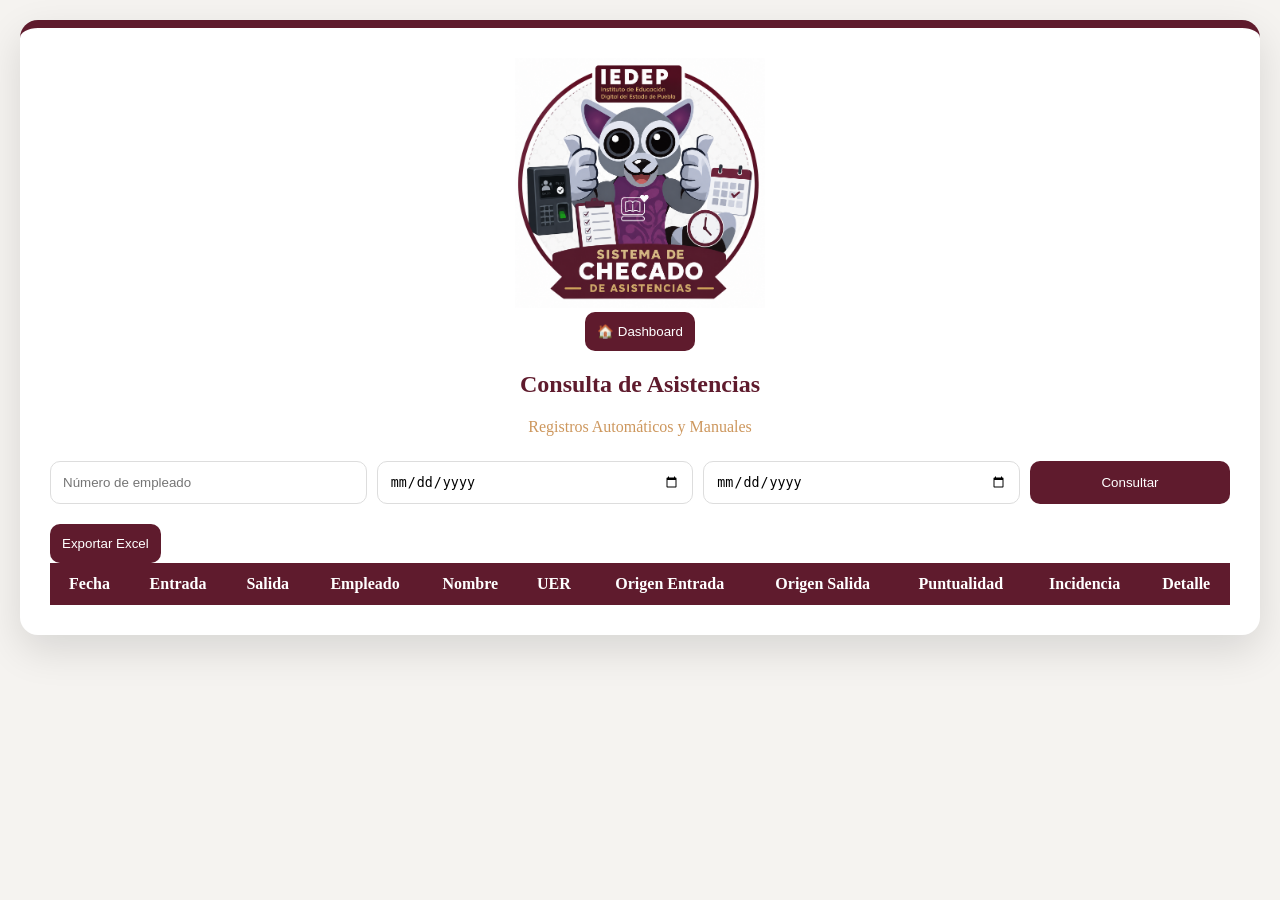
<file: pages/consultas.html>
<!DOCTYPE html>
<html lang="es">

<head>

<meta charset="UTF-8">
<meta name="viewport" content="width=device-width, initial-scale=1.0">

<title>IEDEP | Consultas</title>

<link rel="stylesheet" href="../css/consultas.css">

</head>

<body>

<div class="container">

    <div class="card">
     
        <div class="header">

            <img
                src="../img/logo.png"
                class="logo-ieped">


<div class="contenedor-regresar">

<button
class="btn-dashboard"
onclick="window.location.href='../portal-rh/dashboard.html'">

🏠 Dashboard

</button>

</div>

            
            <h2>Consulta de Asistencias</h2>

            <p class="subtitulo">
                Registros Automáticos y Manuales
            </p>

        </div>

        <div class="filtros">

            <input
                type="text"
                id="numero"
                placeholder="Número de empleado">

            <input
                type="date"
                id="fechaInicio">

            <input
                type="date"
                id="fechaFin">

            <button onclick="consultar()">
                Consultar
            </button>

        </div>

        <div class="acciones">

            <button onclick="exportarExcel()">
                Exportar Excel
            </button>

        </div>

        <div class="tabla-container">

            <table id="tablaResultados">

                <thead>

                    <tr>
                        <th>Fecha</th>
                        <th>Entrada</th>
                        <th>Salida</th>
                        <th>Empleado</th>
                        <th>Nombre</th>
                        <th>UER</th>
                        <th>Origen Entrada</th>
                        <th>Origen Salida</th>
                        <th>Puntualidad</th>
                        <th>Incidencia</th>
                        <th>Detalle</th>

                    </tr>

                </thead>

                <tbody>

                </tbody>

            </table>

        </div>

    </div>

</div>

<div id="spinnerOverlay" class="spinner-overlay hidden">
    <div class="spinner-card">
        <div class="spinner"></div>
        <p id="spinnerTexto">Consultando asistencias...</p>
    </div>
</div>

<div id="modalOverlay" class="modal-overlay hidden">
    <div class="modal-card">
        <div class="modal-header"></div>
        <div class="modal-content">
            <h3 id="modalTitulo">Consulta realizada</h3>
            <p id="modalMensaje"></p>
            <button onclick="cerrarModal()">Aceptar</button>
        </div>
    </div>
</div>
    
<script src="../js/config.js"></script>
<script src="../js/consultas.js"></script>

</body>

</html>
</file>
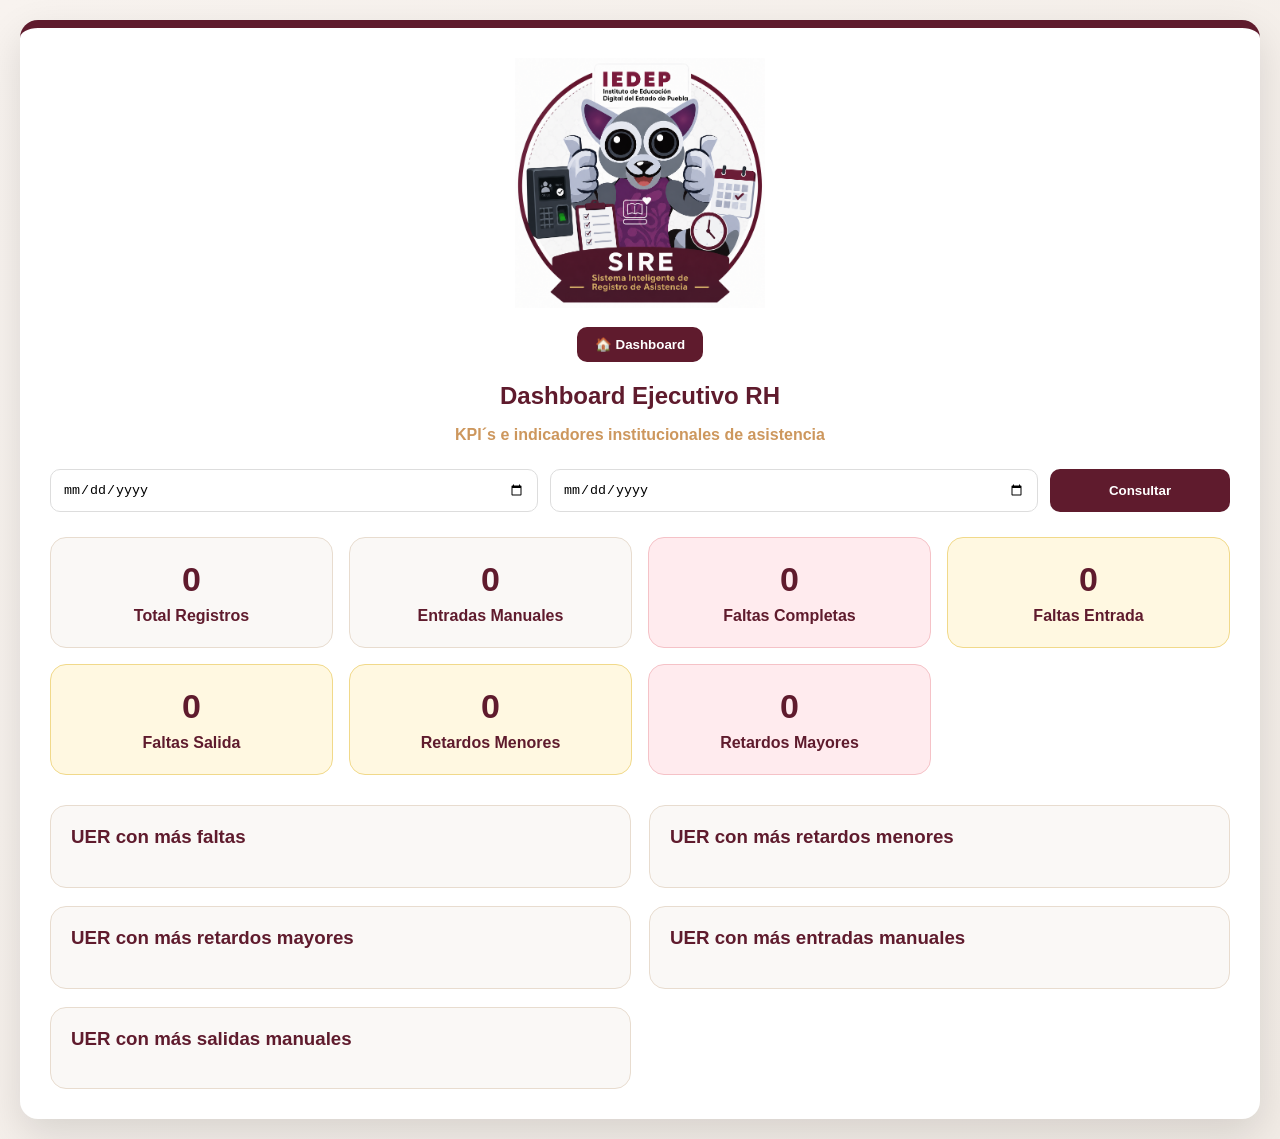
<file: pages/dashboard_ejecutivo.html>
<!DOCTYPE html>
<html lang="es">

<head>
<meta charset="UTF-8">
<meta name="viewport" content="width=device-width, initial-scale=1.0">

<title>IEDEP | Dashboard Ejecutivo RH</title>

<link rel="stylesheet" href="../css/dashboard_ejecutivo.css">
</head>

<body>

<div class="container">

    <div class="card">

        <div class="header">

            <img src="../SIRE.png" class="logo-ieped">

            <div class="contenedor-regresar">
                <button class="btn-dashboard"
                onclick="window.location.href='../dashboard.html'">
                    🏠 Dashboard
                </button>
            </div>

            <h2>Dashboard Ejecutivo RH</h2>

            <p class="subtitulo">
                KPI´s e indicadores institucionales de asistencia
            </p>

        </div>

        <div class="filtros">

            <input type="date" id="fechaInicio">

            <input type="date" id="fechaFin">

            <button onclick="consultarDashboard()">
                Consultar
            </button>

        </div>

        <div class="kpi-grid">

            <div class="kpi-card">
                <h3 id="totalRegistros">0</h3>
                <p>Total Registros</p>
            </div>

            <div class="kpi-card"
     onclick="mostrarDetalleCategoria('manualEntrada','Entradas Manuales')">
    <h3 id="totalManualEntrada">0</h3>
    <p>Entradas Manuales</p>
</div>
          
            <div class="kpi-card alerta"
     onclick="mostrarDetalleCategoria('faltasCompletas','Faltas Completas')">
    <h3 id="faltasCompletas">0</h3>
    <p>Faltas Completas</p>
</div>

<div class="kpi-card advertencia"
     onclick="mostrarDetalleCategoria('faltasEntrada','Faltas Entrada')">
    <h3 id="faltasEntrada">0</h3>
    <p>Faltas Entrada</p>
</div>

<div class="kpi-card advertencia"
     onclick="mostrarDetalleCategoria('faltasSalida','Faltas Salida')">
    <h3 id="faltasSalida">0</h3>
    <p>Faltas Salida</p>
</div>

<div class="kpi-card advertencia"
     onclick="mostrarDetalleCategoria('retardosMenores','Retardos Menores')">
    <h3 id="retardosMenores">0</h3>
    <p>Retardos Menores</p>
</div>

<div class="kpi-card alerta"
     onclick="mostrarDetalleCategoria('retardosMayores','Retardos Mayores')">
    <h3 id="retardosMayores">0</h3>
    <p>Retardos Mayores</p>
</div>

        </div>

        <div class="ranking-grid">

            <div class="ranking-card">
                <h3>UER con más faltas</h3>
                <div id="uerMasFaltas"></div>
            </div>

            <div class="ranking-card">
                <h3>UER con más retardos menores</h3>
                <div id="uerRetardosMenores"></div>
            </div>

            <div class="ranking-card">
                <h3>UER con más retardos mayores</h3>
                <div id="uerRetardosMayores"></div>
            </div>

            <div class="ranking-card">
                <h3>UER con más entradas manuales</h3>
                <div id="uerManualEntrada"></div>
            </div>

            <div class="ranking-card">
                <h3>UER con más salidas manuales</h3>
                <div id="uerManualSalida"></div>
            </div>

        </div>

    </div>

</div>

<div id="spinnerOverlay" class="spinner-overlay hidden">
    <div class="spinner-card">
        <div class="spinner"></div>
        <p id="spinnerTexto">Generando Dashboard Ejecutivo...</p>
    </div>
</div>

<div id="modalOverlay" class="modal-overlay hidden">
    <div class="modal-card">
        <div class="modal-header"></div>
        <div class="modal-content">
            <h3 id="modalTitulo">Dashboard Ejecutivo</h3>
            <p id="modalMensaje"></p>
            <button onclick="cerrarModal()">Aceptar</button>
        </div>
    </div>
</div>

<script src="../js/config.js"></script>
<script src="../js/dashboard_ejecutivo.js"></script>

</body>
</html>
</file>
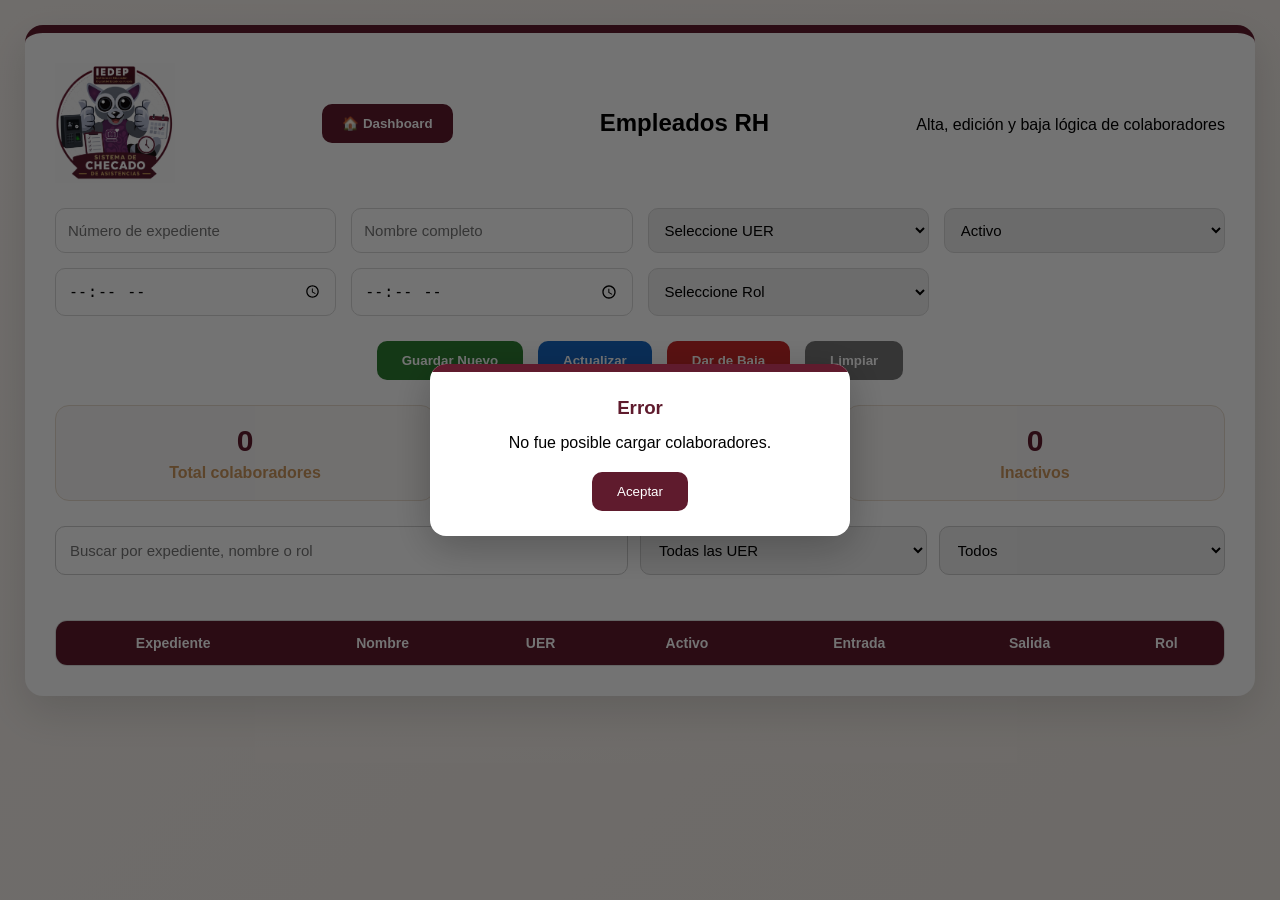
<file: pages/empleados.html>
<!DOCTYPE html>
<html lang="es">

<head>

<meta charset="UTF-8">
<meta name="viewport" content="width=device-width, initial-scale=1.0">

<title>IEDEP | Empleados RH</title>

<link rel="stylesheet" href="../css/empleados.css">

</head>

<body>

<div class="container">

    <div class="card">

        <div class="header">

            <img src="../img/logo.png"
                 class="logo-ieped">

            <div class="contenedor-regresar">

                <button class="btn-dashboard"
                        onclick="window.location.href='../dashboard.html'">
                    🏠 Dashboard
                </button>

            </div>

            <h2>Empleados RH</h2>

            <p class="subtitulo">
                Alta, edición y baja lógica de colaboradores
            </p>

        </div>

        <div class="form-grid">

            <input type="text"
                   id="numero"
                   placeholder="Número de expediente">

            <input type="text"
                   id="nombre"
                   placeholder="Nombre completo">

            <select id="uer">
    <option value="">Seleccione UER</option>
</select>

            <select id="activo">
                <option value="SI">Activo</option>
                <option value="NO">Inactivo</option>
            </select>

            <input type="time"
                   id="horaEntrada">

            <input type="time"
                   id="horaSalida">

            <select id="rol">
                <option value="">Seleccione Rol</option>
                <option value="Representante">Representante</option>
                <option value="Tutores o Asesores">Tutores o Asesores</option>
                <option value="Intendente">Intendente</option>
                <option value="Auxiliar Administrativo">Auxiliar Administrativo</option>
                <option value="Vigilante">Vigilante</option>
            </select>

        </div>

        <div class="acciones">

            <button onclick="guardarEmpleado()">
                Guardar Nuevo
            </button>

            <button onclick="actualizarEmpleado()">
                Actualizar
            </button>

            <button class="btn-baja"
                    onclick="desactivarEmpleado()">
                Dar de Baja
            </button>

            <button class="btn-limpiar"
                    onclick="limpiarFormulario()">
                Limpiar
            </button>

        </div>

       <div class="resumen-uer">

    <div class="resumen-box">
        <h3 id="totalColaboradores">0</h3>
        <p>Total colaboradores</p>
    </div>

    <div class="resumen-box">
        <h3 id="totalActivos">0</h3>
        <p>Activos</p>
    </div>

    <div class="resumen-box">
        <h3 id="totalInactivos">0</h3>
        <p>Inactivos</p>
    </div>

</div>

<div class="filtros-empleados">

    <input type="text"
           id="buscador"
           placeholder="Buscar por expediente, nombre o rol"
           oninput="filtrarEmpleados()">

    <select id="filtroUER"
            onchange="filtrarEmpleados()">
        <option value="">Todas las UER</option>
    </select>

    <select id="filtroActivo"
            onchange="filtrarEmpleados()">
        <option value="">Todos</option>
        <option value="SI">Activos</option>
        <option value="NO">Inactivos</option>
    </select>

</div>

<div id="conteoUER" class="conteo-uer"></div>
        <div class="tabla-wrapper">

            <table id="tablaEmpleados">

                <thead>
                    <tr>
                        <th>Expediente</th>
                        <th>Nombre</th>
                        <th>UER</th>
                        <th>Activo</th>
                        <th>Entrada</th>
                        <th>Salida</th>
                        <th>Rol</th>
                    </tr>
                </thead>

                <tbody></tbody>

            </table>

        </div>

    </div>

</div>

<div id="spinnerOverlay" class="spinner-overlay hidden">
    <div class="spinner-card">
        <div class="spinner"></div>
        <p id="spinnerTexto">Procesando información...</p>
    </div>
</div>

<div id="modalOverlay" class="modal-overlay hidden">
    <div class="modal-card">
        <div class="modal-header"></div>
        <div class="modal-content">
            <h3 id="modalTitulo">Empleados RH</h3>
            <p id="modalMensaje"></p>
            <button onclick="cerrarModal()">Aceptar</button>
        </div>
    </div>
</div>

<script src="../js/config.js"></script>
<script src="../js/empleados.js"></script>

</body>

</html>
</file>
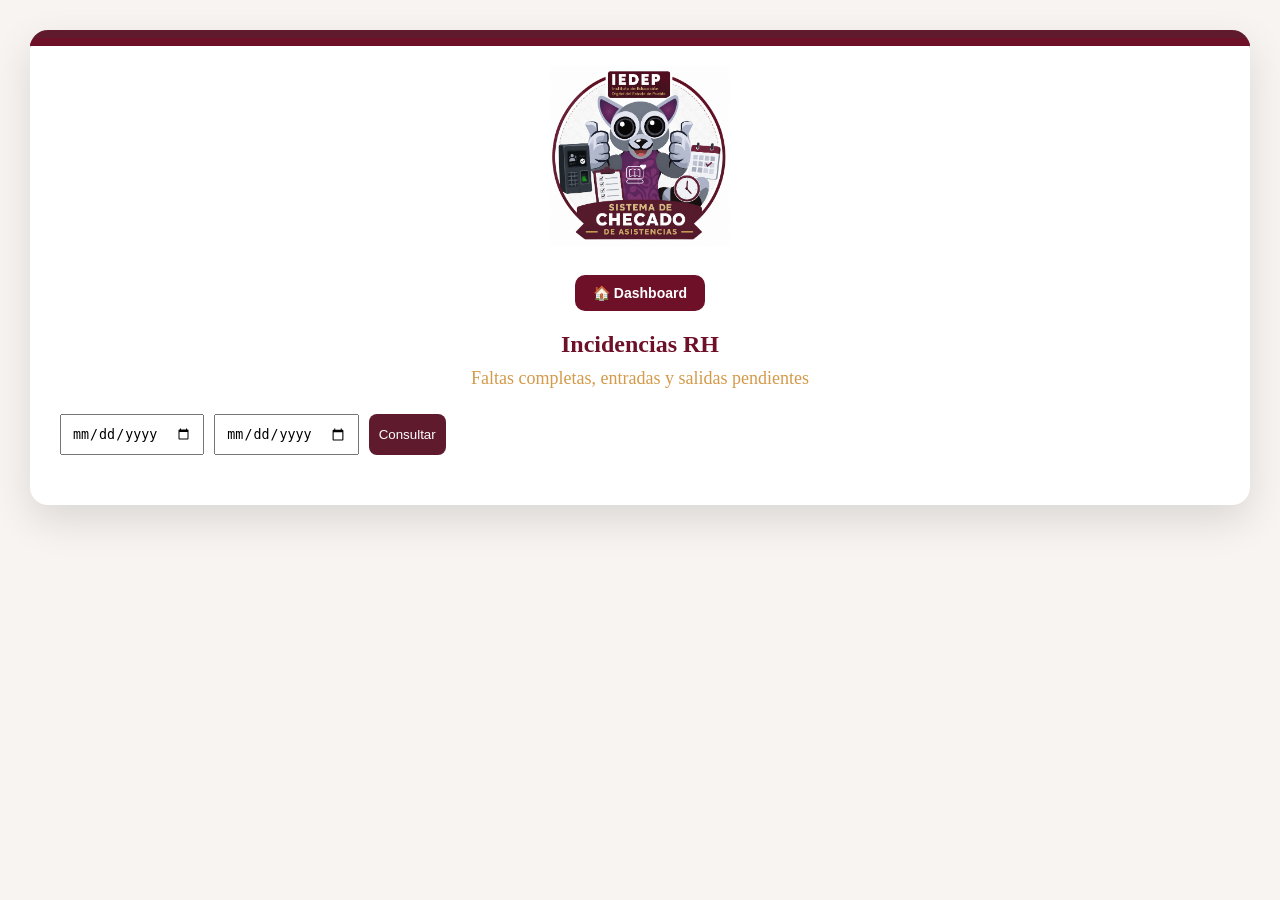
<file: pages/incidencias.html>
<!DOCTYPE html>
<html lang="es">

<head>

<meta charset="UTF-8">

<meta name="viewport"
      content="width=device-width, initial-scale=1.0">

<title>IEDEP | Incidencias RH</title>

<link rel="stylesheet"
href="../css/incidencias.css">

</head>

<body>

<div class="container">

    <div class="card">
             <!-- Línea Institucional -->
        <div class="top-bar"></div>

        <div class="header">

            <img
            src="../img/logo.png"
            class="logo-ieped">

            <div class="contenedor-regresar">

                <button
                class="btn-dashboard"
                onclick="window.location.href='../dashboard.html'">

                    🏠 Dashboard

                </button>

            </div>

            <h2>
                Incidencias RH
            </h2>

            <p class="subtitulo">

                Faltas completas, entradas y salidas pendientes

            </p>

        </div>

        <div class="filtros">

            <input
            type="date"
            id="fechaInicio">

            <input
            type="date"
            id="fechaFin">

            <button
            onclick="consultarIncidencias()">

                Consultar

            </button>

        </div>

        <div id="resultado">

        </div>

    </div>

</div>

<div id="spinnerOverlay" class="spinner-overlay hidden">
    <div class="spinner-card">
        <div class="spinner"></div>
        <p id="spinnerTexto">
            Generando incidencias...
        </p>
    </div>
</div>

<div id="modalOverlay" class="modal-overlay hidden">
    <div class="modal-card">
        <div class="modal-header"></div>
        <div class="modal-content">
            <h3 id="modalTitulo">Incidencias</h3>
            <p id="modalMensaje"></p>
            <button onclick="cerrarModal()">Aceptar</button>
        </div>
    </div>
</div>

<script src="../js/config.js"></script>
<script src="../js/incidencias.js"></script>

</body>

</html>
</file>
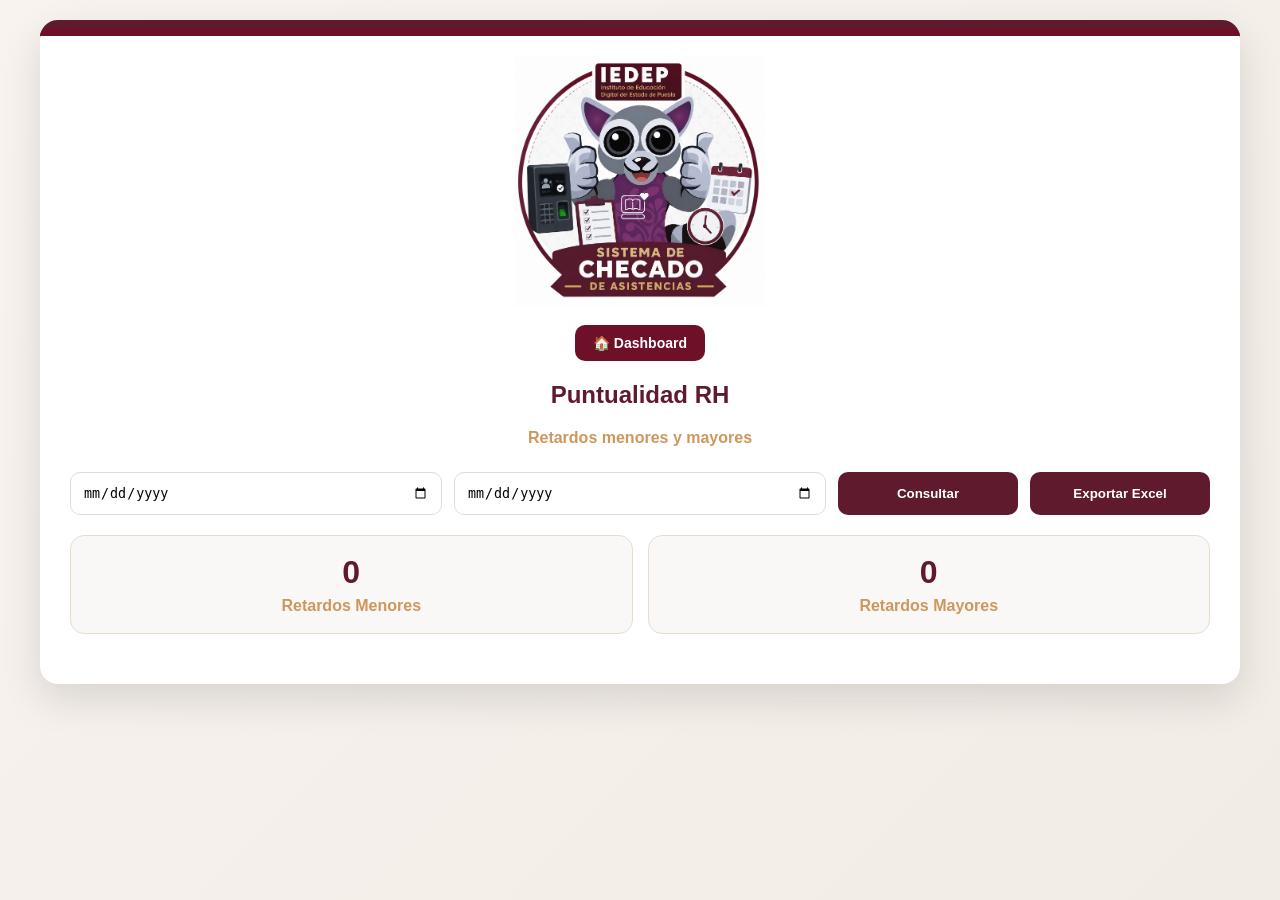
<file: pages/puntualidad.html>
<!DOCTYPE html>
<html lang="es">
<head>
<meta charset="UTF-8">
<meta name="viewport" content="width=device-width, initial-scale=1.0">

<title>IEDEP | Puntualidad</title>

<link rel="stylesheet" href="../css/puntualidad.css">
</head>

<body>

<div class="container">

    <div class="card">
     <div class="top-bar"></div>
        <div class="header">
            <img src="../img/logo.png" class="logo-ieped">

  <div class="contenedor-regresar">

        <button
        class="btn-dashboard"
        onclick="window.location.href='../portal-rh/dashboard.html'">

            🏠 Dashboard

        </button>

    </div>
            
            <h2>Puntualidad RH</h2>
            <p class="subtitulo">Retardos menores y mayores</p>
        </div>

        <div class="filtros">

            <input type="date" id="fechaInicio">
            <input type="date" id="fechaFin">

            <button onclick="consultarRetardos()">
                Consultar
            </button>

            <button onclick="exportarExcel()">
                Exportar Excel
            </button>

        </div>

        <div class="resumen">

            <div class="resumen-card">
                <h3 id="totalMenores">0</h3>
                <p>Retardos Menores</p>
            </div>

            <div class="resumen-card">
                <h3 id="totalMayores">0</h3>
                <p>Retardos Mayores</p>
            </div>

        </div>

        <div id="resultado"></div>

    </div>

</div>

<div id="spinnerOverlay" class="spinner-overlay hidden">
    <div class="spinner-card">
        <div class="spinner"></div>
        <p id="spinnerTexto">Consultando puntualidad...</p>
    </div>
</div>

<div id="modalOverlay" class="modal-overlay hidden">
    <div class="modal-card">
        <div class="modal-header"></div>
        <div class="modal-content">
            <h3 id="modalTitulo">Puntualidad</h3>
            <p id="modalMensaje"></p>
            <button onclick="cerrarModal()">Aceptar</button>
        </div>
    </div>
</div>

<script src="../js/config.js"></script>
<script src="../js/puntualidad.js"></script>

</body>
</html>
</file>
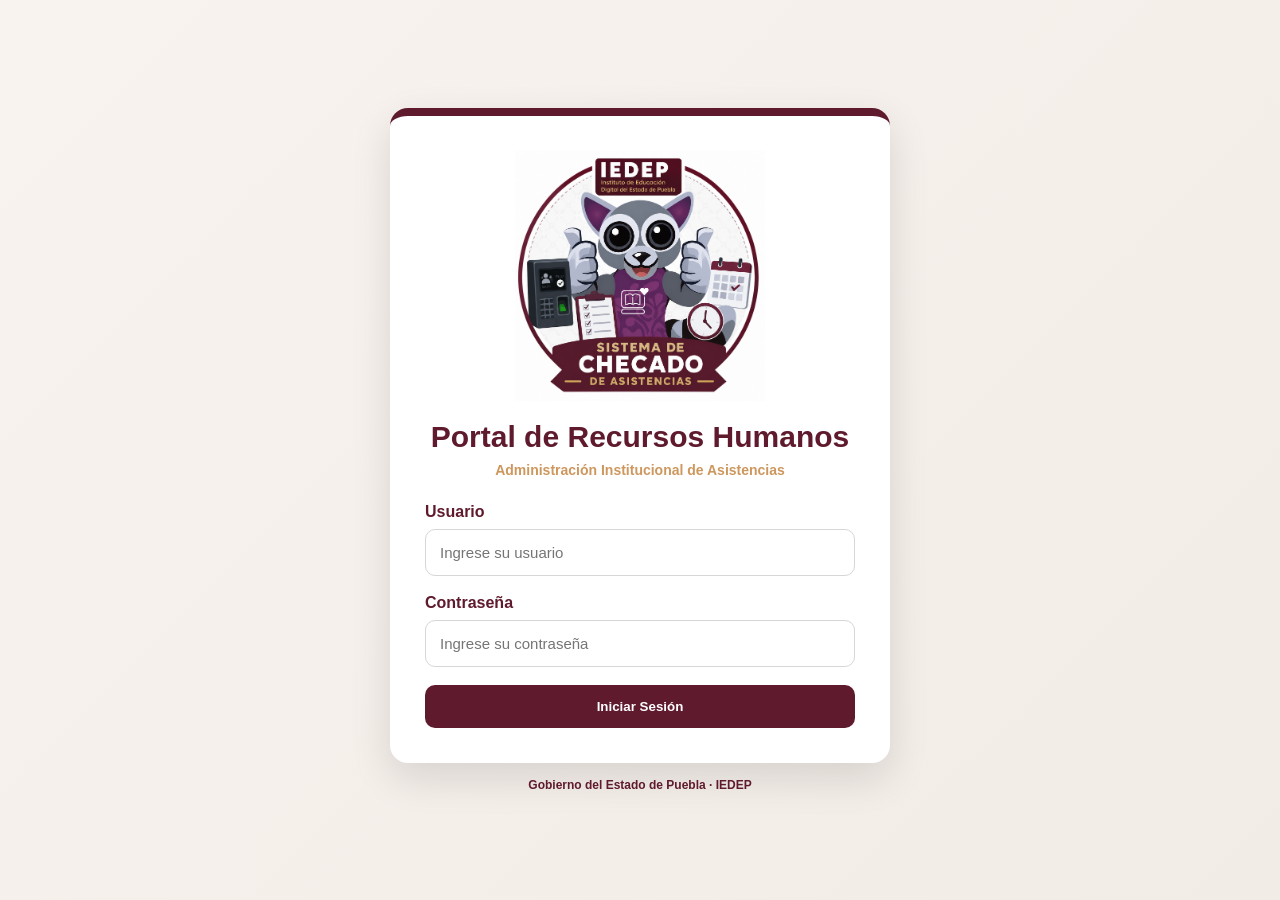
<file: portal-rh/dashboard.html>
<!DOCTYPE html>
<html lang="es">

<head>

<meta charset="UTF-8">
<meta name="viewport" content="width=device-width, initial-scale=1.0">

<title>IEDEP | Dashboard RH</title>

<link rel="stylesheet" href="../css/dashboard.css">

</head>

<body>

<div class="container">

    <div class="topbar">

        <img
        src="../img/logo.png"
        class="logo-ieped">

        <div>

            <h1>Portal RH</h1>

            <p id="usuarioInfo"></p>

        </div>

    </div>

    <div class="dashboard-grid">

        <div class="card-menu"
             onclick="abrirModulo('../pages/asistencia_manual.html')">

            <div class="icono">📝</div>

            <h3>Asistencia Manual</h3>

            <p>Captura extraordinaria de asistencia</p>

        </div>

        <div class="card-menu"
             onclick="abrirModulo('../pages/consultas.html')">

            <div class="icono">📊</div>

            <h3>Consultas</h3>

            <p>Consulta y exportación Excel</p>

        </div>

       <div class="card-menu"
     onclick="abrirModulo('../pages/incidencias.html')">

    <div class="icono">⚠️</div>

    <h3>Incidencias</h3>

    <p>Faltas, retardos e incidencias</p>

</div>
        
        <div class="card-menu"
             onclick="abrirModulo('../pages/puntualidad.html')">

            <div class="icono">⏰</div>

            <h3>Puntualidad</h3>

            <p>Retardos y estadísticas</p>

        </div>

        <div class="card-menu"
             onclick="abrirModulo('../pages/empleados.html')">

            <div class="icono">👥</div>

            <h3>Empleados</h3>

            <p>Consulta de colaboradores</p>

        </div>


<div class="card-menu"
     onclick="abrirModulo('../pages/dashboard_ejecutivo.html')">

    <div class="icono">📈</div>

    <h3>Dashboard Ejecutivo</h3>

    <p>KPI´s e indicadores RH</p>

</div>
        
        <div class="card-menu"
             onclick="abrirModulo('../pages/configuracion.html')">

            <div class="icono">⚙️</div>

            <h3>Configuración</h3>

            <p>Parámetros del sistema</p>

        </div>




        
        <div class="card-menu salir"
             onclick="cerrarSesion()">

            <div class="icono">🚪</div>

            <h3>Cerrar Sesión</h3>

        </div>

    </div>

</div>

<script src="../js/dashboard.js"></script>

</body>
</html>
</file>
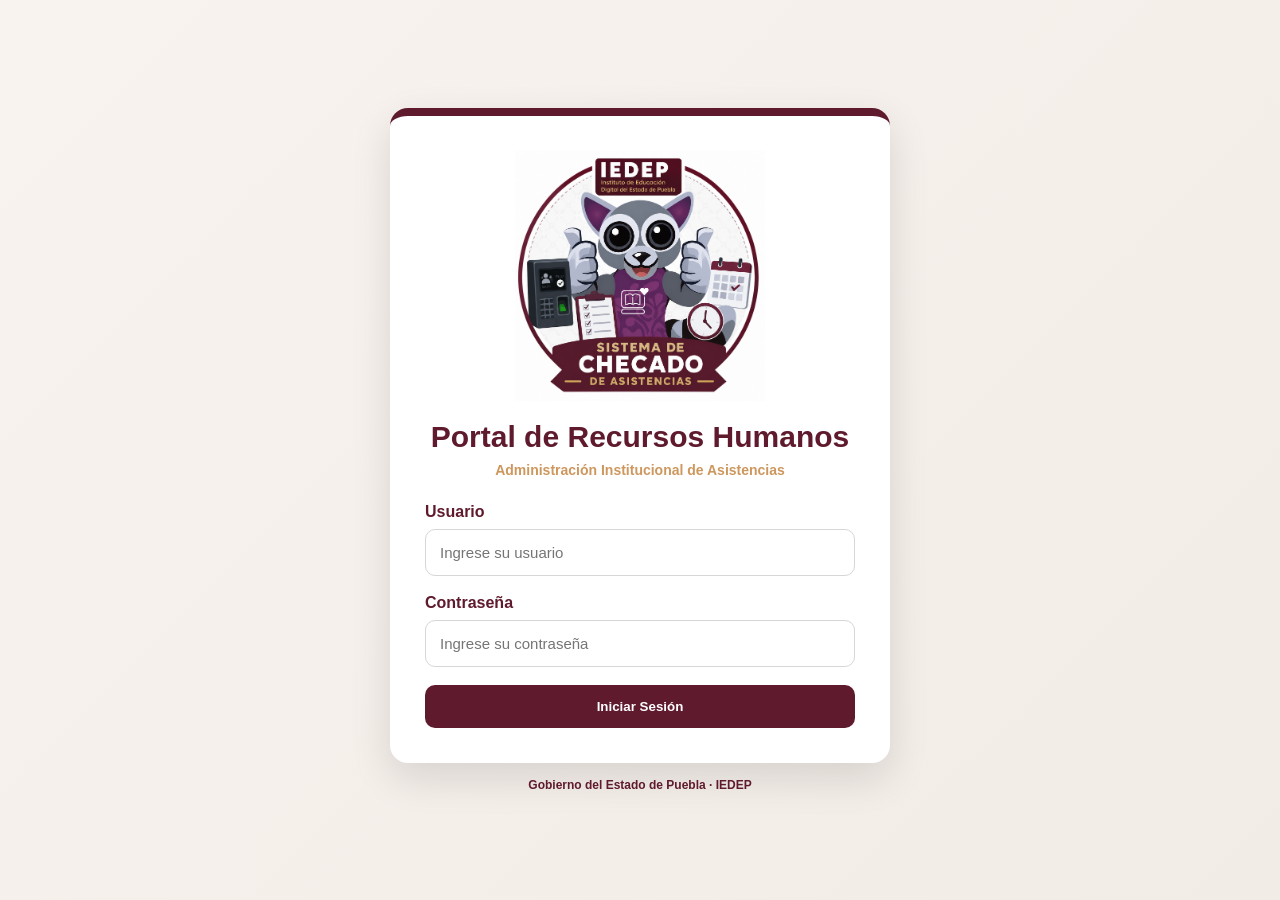
<file: portal-rh/login.html>
<!DOCTYPE html>
<html lang="es">

<head>

<meta charset="UTF-8">
<meta name="viewport" content="width=device-width, initial-scale=1.0">

<title>IEDEP | Portal RH</title>

<link rel="stylesheet" href="../css/login.css">

</head>

<body>

<div class="container">

    <div class="card">

        <div class="header">

            <img
                src="../img/logo.png"
                alt="IEDEP"
                class="logo-ieped">

            <h2>Portal de Recursos Humanos</h2>

            <p class="subtitulo">
                Administración Institucional de Asistencias
            </p>

        </div>

        <label>Usuario</label>

        <input
            type="text"
            id="usuario"
            placeholder="Ingrese su usuario">

        <label>Contraseña</label>

        <input
            type="password"
            id="password"
            placeholder="Ingrese su contraseña">

        <button onclick="login()">
            Iniciar Sesión
        </button>

        <div id="loading" class="loading hidden">

            <div class="spinner"></div>

            <p>Validando credenciales...</p>

        </div>

    </div>

    <div class="footer-ieped">

        Gobierno del Estado de Puebla · IEDEP

    </div>

</div>
<script src="../js/config.js"></script>
<script src="../js/login.js"></script>

</body>

</html>
</file>
<file: css/consultas.css>
:root{
--vino:#5F1B2D;
--dorado:#CD975D;
}

body{

margin:0;

font-family:'Segoe UI';

background:#F5F3F0;

padding:20px;

}

.container{

max-width:1400px;
margin:auto;

}

.card{
    background:white;
    border-top:8px solid var(--vino);
    border-radius:18px;
    padding:30px;
    box-shadow:0 15px 40px rgba(0,0,0,.12);
}

.header{

text-align:center;

margin-bottom:25px;

}

.logo-ieped{

max-width:250px;

}

.header h2{

color:var(--vino);

}

.subtitulo{

color:var(--dorado);

}

.filtros{

display:grid;

grid-template-columns:
1fr
1fr
1fr
200px;

gap:10px;

margin-bottom:20px;

}

input,
button{

padding:12px;

border-radius:10px;

border:1px solid #DDD;

}

button{

background:var(--vino);

color:white;

border:none;

cursor:pointer;

}

.tabla-container{

overflow:auto;

}

table{

width:100%;

border-collapse:collapse;

}

th{

background:var(--vino);

color:white;

padding:12px;

}

td{

padding:10px;

border-bottom:
1px solid #EEE;

}

.spinner-overlay,
.modal-overlay{
    position:fixed;
    top:0;
    left:0;
    width:100%;
    height:100%;
    display:flex;
    justify-content:center;
    align-items:center;
    z-index:9999;
}

.spinner-overlay{
    background:rgba(255,255,255,.9);
}

.spinner-card{
    text-align:center;
    color:var(--vino);
    font-weight:700;
}

.spinner{
    width:60px;
    height:60px;
    border:6px solid #ddd;
    border-top:6px solid var(--vino);
    border-radius:50%;
    animation:girar 1s linear infinite;
    margin:auto;
}

@keyframes girar{
    from{ transform:rotate(0deg); }
    to{ transform:rotate(360deg); }
}

.modal-overlay{
    background:rgba(0,0,0,.6);
}

.modal-card{
    width:90%;
    max-width:420px;
    background:white;
    border-radius:16px;
    overflow:hidden;
    text-align:center;
    box-shadow:0 10px 40px rgba(0,0,0,.25);
}

.modal-header{
    height:10px;
    background:var(--vino);
}

.modal-content{
    padding:30px;
}

.modal-content h3{
    color:var(--vino);
}

.modal-content button{
    background:var(--vino);
    color:white;
    border:none;
    padding:12px 25px;
    border-radius:8px;
    cursor:pointer;
    font-weight:700;
}

.modal-content button:hover{
    background:#4A1523;
}

.hidden{
    display:none !important;
}

.badge-puntualidad{
    display:inline-flex;
    align-items:center;
    gap:8px;
    padding:6px 10px;
    border-radius:20px;
    font-size:13px;
    font-weight:700;
    white-space:nowrap;
}

.badge-puntualidad .punto{
    width:10px;
    height:10px;
    border-radius:50%;
    display:inline-block;
}

.badge-puntualidad.verde{
    background:#E8F5E9;
    color:#2E7D32;
}

.badge-puntualidad.verde .punto{
    background:#2E7D32;
}

.badge-puntualidad.amarillo{
    background:#FFF8E1;
    color:#B28704;
}

.badge-puntualidad.amarillo .punto{
    background:#FBC02D;
}

.badge-puntualidad.rojo{
    background:#FFEBEE;
    color:#C62828;
}

.badge-puntualidad.rojo .punto{
    background:#C62828;
}

.badge-puntualidad.gris{
    background:#F1F1F1;
    color:#777;
}

.badge-puntualidad.gris .punto{
    background:#999;
}

.badge-incidencia{
    display:inline-flex;
    align-items:center;
    padding:6px 10px;
    border-radius:20px;
    font-size:13px;
    font-weight:700;
    white-space:nowrap;
}

.badge-incidencia.rojo{
    background:#FFEBEE;
    color:#C62828;
}

.badge-incidencia.amarillo{
    background:#FFF8E1;
    color:#B28704;
}

.badge-incidencia.gris{
    background:#F1F1F1;
    color:#777;
}
</file>
<file: css/dashboard_ejecutivo.css>
:root{
    --vino:#5F1B2D;
    --vino-hover:#4A1523;
    --dorado:#CD975D;
    --gris:#F8F3EF;
}

*{
    box-sizing:border-box;
}

body{
    margin:0;
    font-family:'Segoe UI',sans-serif;
    background:linear-gradient(135deg,#F8F3EF 0%,#F2ECE6 100%);
    min-height:100vh;
    padding:20px;
}

.container{
    max-width:1300px;
    margin:auto;
}

.card{
    background:white;
    border-top:8px solid var(--vino);
    border-radius:18px;
    padding:30px;
    box-shadow:0 15px 40px rgba(0,0,0,.12);
}

.header{
    text-align:center;
    margin-bottom:25px;
}

.logo-ieped{
    max-width:250px;
    width:100%;
}

.header h2{
    color:var(--vino);
    margin-bottom:6px;
}

.subtitulo{
    color:var(--dorado);
    font-weight:700;
}

.contenedor-regresar{
    display:flex;
    justify-content:center;
    margin:15px 0;
}

.btn-dashboard{
    background:var(--vino);
    color:#fff;
    border:none;
    border-radius:10px;
    padding:10px 18px;
    font-weight:700;
    cursor:pointer;
}

.btn-dashboard:hover{
    background:var(--vino-hover);
}

.filtros{
    display:grid;
    grid-template-columns:1fr 1fr 180px;
    gap:12px;
    margin-bottom:25px;
}

input,
button{
    padding:12px;
    border-radius:10px;
    border:1px solid #ddd;
}

button{
    background:var(--vino);
    color:white;
    border:none;
    font-weight:700;
    cursor:pointer;
}

button:hover{
    background:var(--vino-hover);
}

.kpi-grid{
    display:grid;
    grid-template-columns:repeat(4,1fr);
    gap:16px;
    margin-bottom:30px;
}

.kpi-card{
    background:#FAF8F6;
    border:1px solid #E8DCCF;
    border-radius:16px;
    padding:22px;
    text-align:center;
}

.kpi-card h3{
    margin:0;
    color:var(--vino);
    font-size:34px;
}

.kpi-card p{
    margin:8px 0 0;
    color:#5F1B2D;
    font-weight:700;
}

.kpi-card.alerta{
    background:#FFEBEE;
    border-color:#F5C2C7;
}

.kpi-card.advertencia{
    background:#FFF8E1;
    border-color:#F1D98A;
}

.ranking-grid{
    display:grid;
    grid-template-columns:repeat(2,1fr);
    gap:18px;
}

.ranking-card{
    background:#FAF8F6;
    border:1px solid #E8DCCF;
    border-radius:16px;
    padding:20px;
}

.ranking-card h3{
    color:var(--vino);
    margin-top:0;
}

.ranking-item{
    display:flex;
    justify-content:space-between;
    align-items:center;
    padding:10px;
    border-bottom:1px solid #E6D8CA;
    font-weight:600;
}

.ranking-item span:first-child{
    color:#333;
}

.ranking-item span:last-child{
    background:var(--vino);
    color:white;
    border-radius:20px;
    padding:5px 12px;
    font-size:13px;
}

.spinner-overlay,
.modal-overlay{
    position:fixed;
    top:0;
    left:0;
    width:100%;
    height:100%;
    display:flex;
    justify-content:center;
    align-items:center;
    z-index:9999;
}

.spinner-overlay{
    background:rgba(255,255,255,.9);
}

.spinner-card{
    text-align:center;
    color:var(--vino);
    font-weight:700;
}

.spinner{
    width:60px;
    height:60px;
    border:6px solid #ddd;
    border-top:6px solid var(--vino);
    border-radius:50%;
    animation:girar 1s linear infinite;
    margin:auto;
}

@keyframes girar{
    from{ transform:rotate(0deg); }
    to{ transform:rotate(360deg); }
}

.modal-overlay{
    background:rgba(0,0,0,.6);
}

.modal-card{
    width:90%;
    max-width:420px;
    background:white;
    border-radius:16px;
    overflow:hidden;
    text-align:center;
    box-shadow:0 10px 40px rgba(0,0,0,.25);
}

.modal-header{
    height:10px;
    background:var(--vino);
}

.modal-content{
    padding:30px;
}

.modal-content h3{
    color:var(--vino);
}

.hidden{
    display:none !important;
}

@media(max-width:900px){
    .kpi-grid{
        grid-template-columns:repeat(2,1fr);
    }

    .ranking-grid{
        grid-template-columns:1fr;
    }

    .filtros{
        grid-template-columns:1fr;
    }
}

@media(max-width:500px){
    .kpi-grid{
        grid-template-columns:1fr;
    }
}

.kpi-card{
    cursor:pointer;
    transition:.3s;
}

.kpi-card:hover,
.ranking-item:hover{
    transform:translateY(-3px);
    box-shadow:0 8px 22px rgba(0,0,0,.12);
}

.ranking-item{
    cursor:pointer;
}

.detalle-dashboard{
    margin-top:30px;
    background:white;
    border:1px solid #E8DCCF;
    border-radius:16px;
    padding:20px;
    overflow-x:auto;
}

.detalle-dashboard h3{
    color:var(--vino);
    margin-top:0;
}

.detalle-dashboard table{
    width:100%;
    border-collapse:collapse;
}

.detalle-dashboard th{
    background:var(--vino);
    color:white;
    padding:10px;
    text-align:left;
}

.detalle-dashboard td{
    padding:9px;
    border-bottom:1px solid #eee;
    font-size:14px;
}
</file>
<file: css/empleados.css>
:root{

    --vino:#5F1B2D;
    --vino-hover:#4A1523;
    --dorado:#CD975D;
    --gris:#F8F3EF;

}

*{
    margin:0;
    padding:0;
    box-sizing:border-box;
}

body{

    font-family:"Segoe UI",sans-serif;

    background:
    linear-gradient(
        135deg,
        #F8F3EF 0%,
        #F2ECE6 100%
    );

    min-height:100vh;

    padding:25px;

}

.container{

    max-width:1550px;
    margin:auto;

}

.card{

    background:white;

    border-top:8px solid var(--vino);

    border-radius:18px;

    padding:30px;

    box-shadow:
    0 15px 40px rgba(0,0,0,.12);

}

.header{
    display:flex;
    align-items:center;
    justify-content:space-between;
    gap:20px;
    text-align:left;
    margin-bottom:20px;
}

.logo-ieped{
    max-width:120px;
}

.header h2{
    margin-top:0;
}

.subtitulo{
    margin-top:4px;
}

.contenedor-regresar{
    margin-top:0;
}

.btn-dashboard{

    background:var(--vino);

    color:white;

    border:none;

    padding:12px 20px;

    border-radius:10px;

    cursor:pointer;

    font-weight:bold;

}

.btn-dashboard:hover{

    background:var(--vino-hover);

}

/*==========================
FORMULARIO
==========================*/

.form-grid{

    display:grid;

    grid-template-columns:
    repeat(4,1fr);

    gap:15px;

    margin-top:25px;

}

.form-grid input,
.form-grid select{

    padding:12px;

    border:1px solid #D9D9D9;

    border-radius:10px;

    font-size:15px;

}

/*==========================
BOTONES
==========================*/

.acciones{

    display:flex;

    justify-content:center;

    gap:15px;

    flex-wrap:wrap;

    margin-top:25px;

}

.acciones button{

    padding:12px 25px;

    border:none;

    border-radius:10px;

    color:white;

    font-weight:bold;

    cursor:pointer;

    transition:.25s;

}

.acciones button:hover{

    transform:translateY(-2px);

}

.acciones button:nth-child(1){

    background:#2E7D32;

}

.acciones button:nth-child(2){

    background:#1565C0;

}

.btn-baja{

    background:#C62828;

}

.btn-limpiar{

    background:#757575;

}

/*==========================
BUSCADOR
==========================*/

.busqueda{

    margin-top:30px;

}

.busqueda input{

    width:100%;

    padding:14px;

    border-radius:10px;

    border:1px solid #CCC;

    font-size:15px;

}

/*==========================
TABLA
==========================*/

.tabla-wrapper{

    margin-top:25px;

    overflow:auto;

    max-height:600px;

    border-radius:12px;

    border:1px solid #DDD;

}

table{

    width:100%;

    border-collapse:collapse;

}

thead{

    position:sticky;

    top:0;

    z-index:10;

}

thead th{

    background:var(--vino);

    color:white;

    padding:14px;

    font-size:14px;

    white-space:nowrap;

}

tbody td{

    padding:12px;

    border-bottom:1px solid #EEE;

    font-size:14px;

}

tbody tr{

    cursor:pointer;

    transition:.20s;

}

tbody tr:hover{

    background:#F9F2ED;

}

/*==========================
ESTATUS
==========================*/

.estado-activo{

    color:#2E7D32;

    font-weight:bold;

}

.estado-inactivo{

    color:#C62828;

    font-weight:bold;

}

/*==========================
SPINNER
==========================*/

.spinner-overlay{

    position:fixed;

    top:0;

    left:0;

    width:100%;

    height:100%;

    background:rgba(255,255,255,.85);

    display:flex;

    justify-content:center;

    align-items:center;

    z-index:9999;

}

.spinner-card{

    text-align:center;

}

.spinner{

    width:60px;

    height:60px;

    border-radius:50%;

    border:6px solid #DDD;

    border-top:6px solid var(--vino);

    animation:girar 1s linear infinite;

    margin:auto;

}

@keyframes girar{

    from{

        transform:rotate(0deg);

    }

    to{

        transform:rotate(360deg);

    }

}

/*==========================
MODAL
==========================*/

.modal-overlay{

    position:fixed;

    top:0;

    left:0;

    width:100%;

    height:100%;

    background:rgba(0,0,0,.55);

    display:flex;

    justify-content:center;

    align-items:center;

    z-index:99999;

}

.modal-card{

    background:white;

    width:420px;

    border-radius:16px;

    overflow:hidden;

    box-shadow:0 10px 40px rgba(0,0,0,.25);

}

.modal-header{

    height:8px;

    background:var(--vino);

}

.modal-content{

    padding:25px;

    text-align:center;

}

.modal-content h3{

    color:var(--vino);

    margin-bottom:15px;

}

.modal-content p{

    margin-bottom:20px;

}

.modal-content button{

    background:var(--vino);

    color:white;

    border:none;

    padding:12px 25px;

    border-radius:10px;

    cursor:pointer;

}

/*==========================
UTILERIAS
==========================*/

.hidden{

    display:none !important;

}

/*==========================
RESPONSIVE
==========================*/

@media(max-width:1100px){

    .form-grid{

        grid-template-columns:
        repeat(2,1fr);

    }

}

@media(max-width:700px){

    .form-grid{

        grid-template-columns:1fr;

    }

    .acciones{

        flex-direction:column;

    }

}


.resumen-uer{
    display:grid;
    grid-template-columns:repeat(3,1fr);
    gap:15px;
    margin-top:25px;
}

.resumen-box{
    background:#FAF8F6;
    border:1px solid #E8DCCF;
    border-radius:14px;
    text-align:center;
    padding:18px;
}

.resumen-box h3{
    color:var(--vino);
    font-size:30px;
    margin:0;
}

.resumen-box p{
    color:var(--dorado);
    font-weight:700;
    margin-top:6px;
}

.filtros-empleados{
    display:grid;
    grid-template-columns:2fr 1fr 1fr;
    gap:12px;
    margin-top:25px;
}

.filtros-empleados input,
.filtros-empleados select{
    padding:14px;
    border-radius:10px;
    border:1px solid #CCC;
    font-size:15px;
}

.conteo-uer{
    display:flex;
    flex-wrap:wrap;
    gap:10px;
    margin-top:20px;
}

.uer-chip{
    display:flex;
    align-items:center;
    gap:8px;
    background:#FAF8F6;
    border:1px solid #E8DCCF;
    color:var(--vino);
    border-radius:999px;
    padding:8px 14px;
    cursor:pointer;
    font-size:13px;
    font-weight:700;
}

.uer-chip strong{
    background:var(--vino);
    color:white;
    border-radius:50%;
    min-width:26px;
    height:26px;
    display:flex;
    justify-content:center;
    align-items:center;
    font-size:12px;
}

.uer-chip:hover{
    background:#F3E8DF;
}

@media(max-width:900px){
    .resumen-uer{
        grid-template-columns:1fr;
    }

    .filtros-empleados{
        grid-template-columns:1fr;
    }

    .header{
        flex-direction:column;
        text-align:center;
    }
}
</file>
<file: css/incidencias.css>
:root{
    --vino:#5F1B2D;
    --dorado:#CD975D;
}

body{
    margin:0;
    font-family:'Segoe UI';
    background:#F7F4F1;
}

.container{
    padding:30px;
}

.card{
    background:white;
    border-top:8px solid var(--vino);
    border-radius:18px;
    padding:30px;
    box-shadow:0 15px 40px rgba(0,0,0,.12);
}

h2{
    color:var(--vino);
}

.filtros{
    display:flex;
    gap:10px;
    margin-bottom:20px;
}

input,
button{
    padding:10px;
}

button{
    background:var(--vino);
    color:white;
    border:none;
    border-radius:8px;
    cursor:pointer;
}

table{
    width:100%;
    border-collapse:collapse;
}

th{
    background:var(--vino);
    color:white;
}

th,td{
    padding:10px;
    border:1px solid #ddd;
}

.spinner-overlay,
.modal-overlay{
    position:fixed;
    top:0;
    left:0;
    width:100%;
    height:100%;
    display:flex;
    justify-content:center;
    align-items:center;
    z-index:9999;
}

.spinner-overlay{
    background:rgba(255,255,255,.9);
}

.spinner-card{
    text-align:center;
    color:var(--vino);
    font-weight:700;
}

.spinner{
    width:60px;
    height:60px;
    border:6px solid #ddd;
    border-top:6px solid var(--vino);
    border-radius:50%;
    animation:girar 1s linear infinite;
    margin:auto;
}

@keyframes girar{
    from{ transform:rotate(0deg); }
    to{ transform:rotate(360deg); }
}

.modal-overlay{
    background:rgba(0,0,0,.6);
}

.modal-card{
    width:90%;
    max-width:420px;
    background:white;
    border-radius:16px;
    overflow:hidden;
    text-align:center;
    box-shadow:0 10px 40px rgba(0,0,0,.25);
}

.modal-header{
    height:10px;
    background:var(--vino);
}

.modal-content{
    padding:30px;
}

.modal-content h3{
    color:var(--vino);
}

.modal-content button{
    background:var(--vino);
    color:white;
    border:none;
    padding:12px 25px;
    border-radius:8px;
    cursor:pointer;
    font-weight:700;
}

.modal-content button:hover{
    background:#4A1523;
}

.hidden{
    display:none !important;
}

/* ==========================
   CABECERA INSTITUCIONAL
========================== */

.top-bar{

    height:8px;
    background:#6D1028;
    border-radius:10px 10px 0 0;
    margin:-30px -30px 20px -30px;

}

.header{

    text-align:center;
    margin-bottom:25px;

}

.logo-ieped{

    width:180px;
    margin-bottom:10px;

}

.header h2{

    color:#6D1028;
    margin-bottom:10px;

}

.subtitulo{

    color:#D49A4A;
    font-size:18px;
    margin-top:5px;

}

/* ==========================
   BOTON DASHBOARD
========================== */

.contenedor-regresar{

    display:flex;
    justify-content:center;
    margin:15px 0;

}

.btn-dashboard{

    background:#6D1028;
    color:#FFF;
    border:none;
    border-radius:10px;
    padding:10px 18px;
    font-size:14px;
    font-weight:600;
    cursor:pointer;
    transition:.3s;

}

.btn-dashboard:hover{

    background:#8A1635;
    transform:translateY(-2px);

}
</file>
<file: css/puntualidad.css>
:root{
    --vino:#5F1B2D;
    --vino-hover:#4A1523;
    --dorado:#CD975D;
}

*{
    box-sizing:border-box;
}

body{
    margin:0;
    font-family:'Segoe UI',sans-serif;
    background:linear-gradient(135deg,#F8F3EF 0%,#F2ECE6 100%);
    min-height:100vh;
    padding:20px;
}

.container{
    max-width:1200px;
    margin:auto;
}

.card{
    background:white;
    border-top:8px solid var(--vino);
    border-radius:18px;
    padding:30px;
    box-shadow:0 15px 40px rgba(0,0,0,.12);
}

.header{
    text-align:center;
    margin-bottom:25px;
}

.logo-ieped{
    max-width:250px;
    width:100%;
}

.header h2{
    color:var(--vino);
}

.subtitulo{
    color:var(--dorado);
    font-weight:700;
}

.filtros{
    display:grid;
    grid-template-columns:1fr 1fr 180px 180px;
    gap:12px;
    margin-bottom:20px;
}

input,
button{
    padding:12px;
    border-radius:10px;
    border:1px solid #ddd;
}

button{
    background:var(--vino);
    color:white;
    border:none;
    font-weight:700;
    cursor:pointer;
}

button:hover{
    background:var(--vino-hover);
}

.resumen{
    display:grid;
    grid-template-columns:1fr 1fr;
    gap:15px;
    margin-bottom:20px;
}

.resumen-card{
    background:#FAF8F6;
    border:1px solid #E8DCCF;
    border-radius:14px;
    text-align:center;
    padding:18px;
}

.resumen-card h3{
    margin:0;
    color:var(--vino);
    font-size:32px;
}

.resumen-card p{
    margin:6px 0 0;
    color:var(--dorado);
    font-weight:700;
}

table{
    width:100%;
    border-collapse:collapse;
}

th{
    background:var(--vino);
    color:white;
}

th,
td{
    padding:10px;
    border-bottom:1px solid #eee;
    text-align:left;
}

.spinner-overlay,
.modal-overlay{
    position:fixed;
    top:0;
    left:0;
    width:100%;
    height:100%;
    display:flex;
    justify-content:center;
    align-items:center;
    z-index:9999;
}

.spinner-overlay{
    background:rgba(255,255,255,.9);
}

.spinner-card{
    text-align:center;
    color:var(--vino);
    font-weight:700;
}

.spinner{
    width:60px;
    height:60px;
    border:6px solid #ddd;
    border-top:6px solid var(--vino);
    border-radius:50%;
    animation:girar 1s linear infinite;
    margin:auto;
}

@keyframes girar{
    from{ transform:rotate(0deg); }
    to{ transform:rotate(360deg); }
}

.modal-overlay{
    background:rgba(0,0,0,.6);
}

.modal-card{
    width:90%;
    max-width:420px;
    background:white;
    border-radius:16px;
    overflow:hidden;
    text-align:center;
    box-shadow:0 10px 40px rgba(0,0,0,.25);
}

.modal-header{
    height:10px;
    background:var(--vino);
}

.modal-content{
    padding:30px;
}

.modal-content h3{
    color:var(--vino);
}

.modal-content button{
    width:auto;
    padding:12px 25px;
}

.hidden{
    display:none !important;
}

@media(max-width:700px){
    .filtros{
        grid-template-columns:1fr;
    }

    .resumen{
        grid-template-columns:1fr;
    }
}


/* ==========================
   REGRESAR DASHBOARD
========================== */

.contenedor-regresar{

    width:100%;
    display:flex;
    justify-content:center;
    margin:15px 0;

}

.btn-dashboard{

    background:#6D1028;
    color:#FFFFFF;
    border:none;
    border-radius:10px;
    padding:10px 18px;
    font-size:14px;
    font-weight:600;
    cursor:pointer;
    transition:.3s;

}

.btn-dashboard:hover{

    background:#8A1635;
    transform:translateY(-2px);

}


/* ==========================
   BARRA INSTITUCIONAL IEDEP
========================== */

.top-bar{

    height:8px;

    background:#6D1028;

    border-radius:12px 12px 0 0;

    margin:-30px -30px 20px -30px;

}
</file>
<file: css/dashboard.css>
:root{

    --vino:#5F1B2D;
    --vino-hover:#4A1523;
    --dorado:#CD975D;
}

body{

    margin:0;

    font-family:'Segoe UI',sans-serif;

    background:
    linear-gradient(
    135deg,
    #F8F3EF,
    #F2ECE6);

    min-height:100vh;
}

.container{

    padding:25px;
}

.topbar{

    background:white;

    border-top:8px solid var(--vino);

    border-radius:18px;

    padding:20px;

    display:flex;

    gap:20px;

    align-items:center;

    box-shadow:
    0 15px 40px rgba(0,0,0,.10);
}

.logo-ieped{

    width:180px;
}

.topbar h1{

    margin:0;

    color:var(--vino);
}

.topbar p{

    color:#555;
}

.dashboard-grid{

    margin-top:25px;

    display:grid;

    grid-template-columns:
    repeat(auto-fit,minmax(250px,1fr));

    gap:20px;
}

.card-menu{

    background:white;

    border-radius:18px;

    padding:25px;

    cursor:pointer;

    transition:.3s;

    text-align:center;

    box-shadow:
    0 8px 25px rgba(0,0,0,.08);
}

.card-menu:hover{

    transform:translateY(-4px);
}

.icono{

    font-size:42px;

    margin-bottom:10px;
}

.card-menu h3{

    color:var(--vino);

    margin:10px 0;
}

.card-menu p{

    color:#666;
}

.salir{

    background:#FFE9E9;
}
</file>
<file: css/login.css>
:root{

    --vino:#5F1B2D;
    --vino-hover:#4A1523;
    --dorado:#CD975D;
    --blanco:#FFFFFF;
    --gris:#F6F4F2;
}

*{
    box-sizing:border-box;
}

body{

    margin:0;

    font-family:'Segoe UI',sans-serif;

    background:
    linear-gradient(
    135deg,
    #F8F3EF 0%,
    #F2ECE6 100%);

    min-height:100vh;

    display:flex;
    justify-content:center;
    align-items:center;

    padding:20px;
}

.container{

    width:100%;
    max-width:500px;
}

.card{

    background:white;

    border-top:8px solid var(--vino);

    border-radius:18px;

    padding:35px;

    box-shadow:
    0 15px 40px rgba(0,0,0,.12);
}

.header{

    text-align:center;

    margin-bottom:25px;
}

.logo-ieped{

    width:100%;
    max-width:250px;

    margin-bottom:15px;
}

.header h2{

    color:var(--vino);

    margin:0;

    font-size:30px;
}

.subtitulo{

    color:var(--dorado);

    font-size:14px;

    font-weight:600;

    margin-top:8px;
}

label{

    display:block;

    margin-bottom:8px;

    color:var(--vino);

    font-weight:700;
}

input{

    width:100%;

    padding:14px;

    margin-bottom:18px;

    border-radius:10px;

    border:1px solid #D6D6D6;

    font-size:15px;
}

input:focus{

    outline:none;

    border-color:var(--vino);

    box-shadow:
    0 0 0 3px rgba(95,27,45,.10);
}

button{

    width:100%;

    padding:14px;

    border:none;

    border-radius:10px;

    background:var(--vino);

    color:white;

    font-weight:700;

    cursor:pointer;

    transition:.3s;
}

button:hover{

    background:var(--vino-hover);
}

.loading{

    text-align:center;

    margin-top:20px;
}

.loading p{

    color:var(--vino);

    font-weight:700;
}

.spinner{

    width:45px;
    height:45px;

    margin:auto;

    border:4px solid #EAEAEA;

    border-top:4px solid var(--vino);

    border-radius:50%;

    animation:spin 1s linear infinite;
}

@keyframes spin{

    from{
        transform:rotate(0deg);
    }

    to{
        transform:rotate(360deg);
    }
}

.hidden{

    display:none;
}

.footer-ieped{

    text-align:center;

    margin-top:15px;

    color:var(--vino);

    font-size:12px;

    font-weight:600;
}

@media(max-width:480px){

    .card{

        padding:25px;
    }

    .header h2{

        font-size:24px;
    }

    .logo-ieped{

        max-width:220px;
    }
}
</file>
